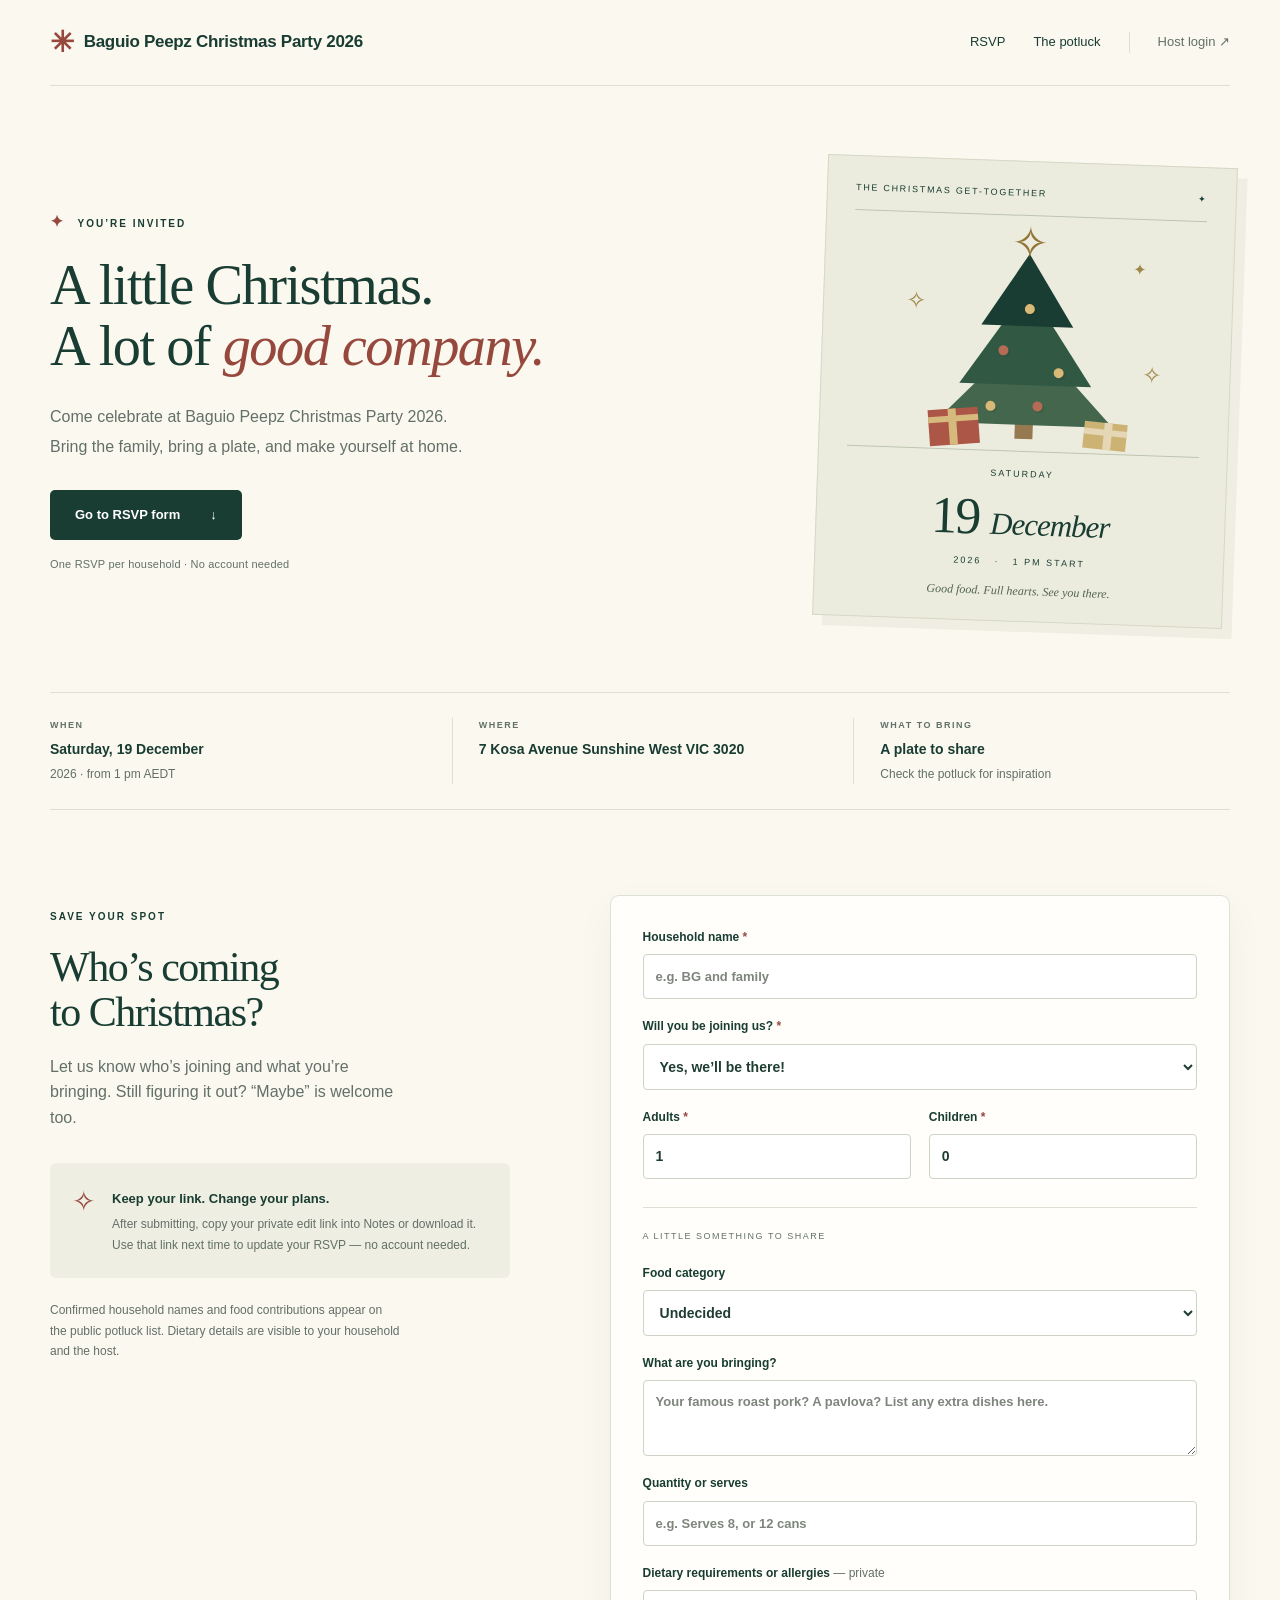
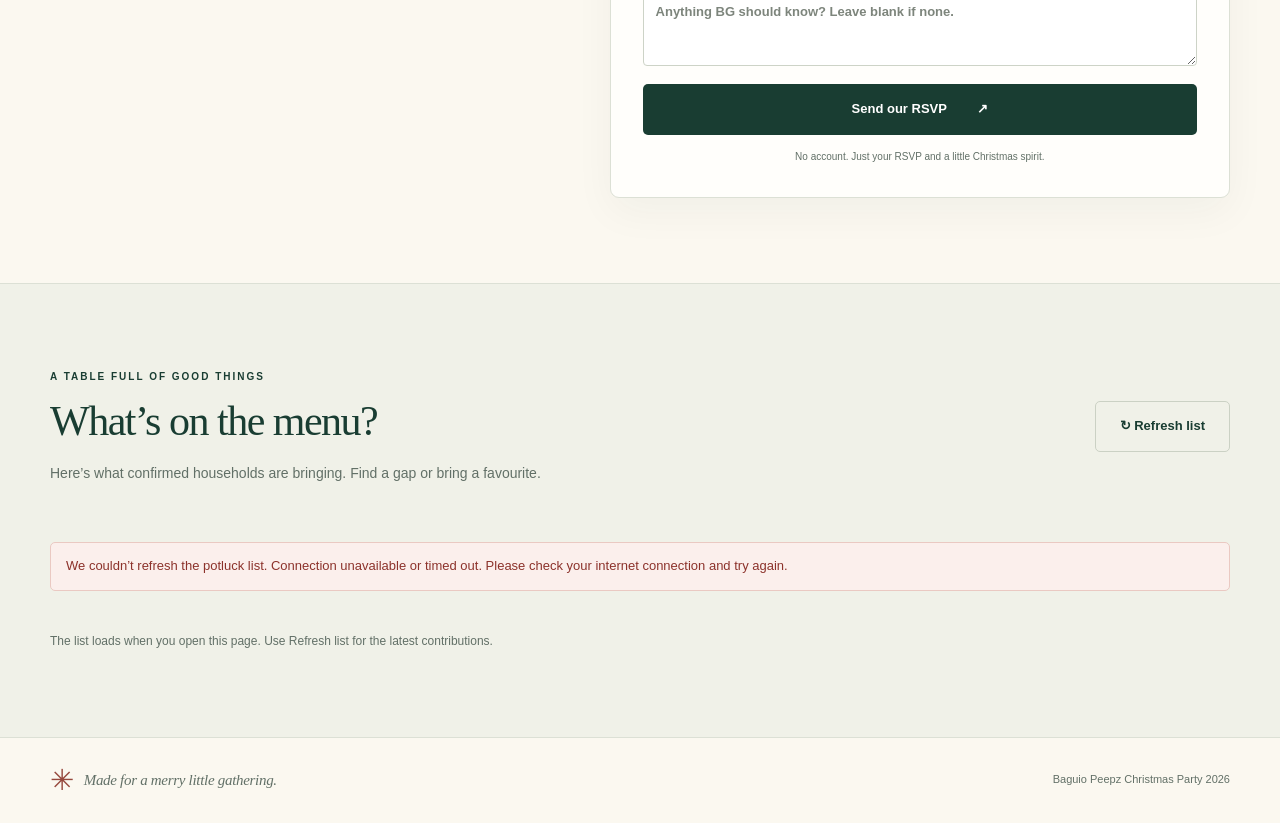
<file: index.html>
<!doctype html>
<html lang="en-AU">
<head>
  <meta charset="utf-8">
  <meta name="viewport" content="width=device-width, initial-scale=1">
  <meta name="theme-color" content="#193d32">
  <meta name="referrer" content="no-referrer">
  <meta name="robots" content="noindex,nofollow">
  <meta http-equiv="Content-Security-Policy" content="default-src 'self'; script-src 'self'; style-src 'self'; img-src 'self' data:; connect-src https://kngelwfupxtznqcwbgnf.supabase.co; object-src 'none'; base-uri 'self'; form-action 'none'">
  <title>Baguio Peepz Christmas Party 2026 · 19 December 2026</title>
  <link rel="icon" href="./favicon.svg" type="image/svg+xml">
  <link rel="stylesheet" href="./styles.css?v=20260930-2">
  <script type="module" src="./guest.js?v=20260930-2"></script>
</head>
<body>
  <a class="skip" href="#main">Skip to content</a>
  <header class="site-header wrap">
    <a class="brand" href="./index.html"><span class="brand-mark" aria-hidden="true">✳</span> <span class="brand-name">Baguio Peepz Christmas Party 2026</span></a>
    <nav aria-label="Main navigation"><a href="#rsvp">RSVP</a><a href="#potluck">The potluck</a><a class="host-link" href="./admin.html">Host login ↗</a></nav>
  </header>
  <main id="main">
    <section class="hero wrap">
      <div class="hero-copy">
        <p class="eyebrow"><span class="tiny-star" aria-hidden="true">✦</span> YOU’RE INVITED</p>
        <h1>A little Christmas.<br>A lot of <em>good company.</em></h1>
        <p class="hero-intro">Come celebrate at Baguio Peepz Christmas Party 2026. Bring the family, bring a plate, and make yourself at home.</p>
        <a class="button primary" href="#rsvp">Go to RSVP form <span aria-hidden="true">↓</span></a>
        <p class="hero-note">One RSVP per household · No account needed</p>
      </div>
      <div class="invitation" aria-label="Saturday 19 December 2026, 1 pm, Melbourne time">
        <div class="invite-top"><span>THE CHRISTMAS GET-TOGETHER</span><span aria-hidden="true">✦</span></div>
        <div class="tree-scene" aria-hidden="true">
          <span class="tree-star">✧</span><div class="tree-layer top"></div><div class="tree-layer middle"></div><div class="tree-layer bottom"></div><div class="tree-trunk"></div>
          <i class="bauble b1"></i><i class="bauble b2"></i><i class="bauble b3"></i><i class="bauble b4"></i><i class="bauble b5"></i>
          <div class="gift g1"></div><div class="gift g2"></div><span class="spark s1">✧</span><span class="spark s2">✦</span><span class="spark s3">✧</span>
        </div>
        <div class="invite-date"><span>SATURDAY</span><strong>19 <em>December</em></strong><span>2026 &nbsp; · &nbsp; 1 PM START</span></div>
        <p class="invite-foot">Good food. Full hearts. See you there.</p>
      </div>
    </section>
    <section class="event-strip wrap" aria-label="Party details">
      <div><span class="detail-label">WHEN</span><strong>Saturday, 19 December</strong><span>2026 · from 1 pm AEDT</span></div>
      <div><span class="detail-label">WHERE</span><strong id="location">7 Kosa Avenue Sunshine West VIC 3020</strong></div>
      <div><span class="detail-label">WHAT TO BRING</span><strong>A plate to share</strong><span>Check the potluck for inspiration</span></div>
    </section>
    <section id="rsvp" class="rsvp-section wrap section">
      <div class="section-intro"><p class="eyebrow">SAVE YOUR SPOT</p><h2>Who’s coming<br>to Christmas?</h2><p>Let us know who’s joining and what you’re bringing. Still figuring it out? “Maybe” is welcome too.</p>
        <div class="side-note"><span aria-hidden="true">✧</span><div><strong>Keep your link. Change your plans.</strong><p>After submitting, copy your private edit link into Notes or download it. Use that link next time to update your RSVP — no account needed.</p></div></div>
        <p class="small">Confirmed household names and food contributions appear on the public potluck list. Dietary details are visible to your household and the host.</p>
      </div>
      <div class="form-card">
        <div id="edit-banner" class="edit-banner" hidden><strong>Editing your household’s RSVP</strong><button id="new-household" class="text-button" type="button">Start a different household</button></div>
        <div id="form-status" class="notice" role="status" aria-live="polite" hidden></div>
        <noscript><p class="notice error">Please enable JavaScript to submit your RSVP and view the potluck list.</p></noscript>
        <form id="rsvp-form">
          <fieldset id="rsvp-fields" disabled>
            <label>Household name <span class="required">*</span><input name="household_name" required maxlength="100" autocomplete="name" placeholder="e.g. BG and family"></label>
            <label>Will you be joining us? <span class="required">*</span><select name="attendance" required><option value="Yes">Yes, we’ll be there!</option><option value="Maybe">Maybe — still confirming</option><option value="No">Sorry, we can’t make it</option></select></label>
            <div class="form-row"><label>Adults <span class="required">*</span><input name="adults" type="number" min="0" max="50" step="1" value="1" required inputmode="numeric"></label><label>Children <span class="required">*</span><input name="children" type="number" min="0" max="50" step="1" value="0" required inputmode="numeric"></label></div>
            <div class="form-divider"><span>A LITTLE SOMETHING TO SHARE</span></div>
            <label>Food category<select name="food_category"></select></label>
            <label>What are you bringing?<textarea name="bringing" rows="2" maxlength="1000" placeholder="Your famous roast pork? A pavlova? List any extra dishes here."></textarea></label>
            <label>Quantity or serves<input name="quantity" maxlength="100" placeholder="e.g. Serves 8, or 12 cans"></label>
            <label>Dietary requirements or allergies <span class="optional">— private</span><textarea name="dietary_requirements" rows="2" maxlength="1000" placeholder="Anything BG should know? Leave blank if none."></textarea></label>
            <button id="submit-rsvp" class="button primary full" type="submit">Send our RSVP <span aria-hidden="true">↗</span></button>
          </fieldset>
          <p class="form-foot">No account. Just your RSVP and a little Christmas spirit.</p>
        </form>
        <section id="saved-panel" class="saved-panel" tabindex="-1" hidden>
          <p class="eyebrow">RESPONSE RECEIVED</p><h3 id="saved-title">Your RSVP is saved.</h3>
          <div class="save-link-callout">
            <p class="eyebrow">BEFORE YOU GO</p>
            <h4>Save your private edit link</h4>
            <p>This is your way back to change your guest numbers, food or attendance. We don’t email you a copy.</p>
            <ol class="save-link-steps"><li><strong>Keep a copy:</strong> copy the link into Notes or a message to yourself, or download the link file below.</li><li><strong>Next time:</strong> open that saved link to update this RSVP.</li></ol>
            <label>Your household’s private edit link<input id="edit-link" readonly spellcheck="false" aria-describedby="link-privacy"></label>
            <div class="button-row"><button type="button" id="copy-link" class="button primary">Copy private link</button><button type="button" id="download-link" class="button secondary">Download link file</button></div>
            <p id="copy-status" class="small" role="status"></p>
            <p id="link-privacy" class="small">Keep this link within your household. Anyone with it can view and edit your RSVP, including dietary notes.</p>
          </div>
          <label class="save-link-check"><input type="checkbox" id="link-saved"><span>I’ve saved my private edit link somewhere I can find it.</span></label>
          <button type="button" id="finish-rsvp" class="button primary full" disabled>Done — view the potluck</button>
          <p class="small saved-help">Your RSVP is already saved. This reminder helps you keep access for next time. Lost the link? Ask BG to update your RSVP.</p>
          <button type="button" id="edit-again" class="text-button">Make another change</button>
        </section>
      </div>
    </section>
    <section id="potluck" class="potluck-section section">
      <div class="wrap"><div class="section-heading"><div><p class="eyebrow">A TABLE FULL OF GOOD THINGS</p><h2 id="potluck-title" tabindex="-1">What’s on the menu?</h2><p>Here’s what confirmed households are bringing. Find a gap or bring a favourite.</p></div><button id="refresh-potluck" class="button secondary" type="button">↻ Refresh list</button></div>
        <div class="filter-row" id="category-filters" aria-label="Filter contributions by category"></div>
        <p id="potluck-status" class="notice" role="status" hidden></p><div id="potluck-grid" class="potluck-grid" aria-live="polite"></div>
        <p class="small potluck-foot">The list loads when you open this page. Use Refresh list for the latest contributions.</p>
      </div>
    </section>
  </main>
  <footer class="wrap site-footer"><span class="brand"><span class="brand-mark" aria-hidden="true">✳</span> Made for a merry little gathering.</span><span>Baguio Peepz Christmas Party 2026</span></footer>
</body>
</html>
</file>
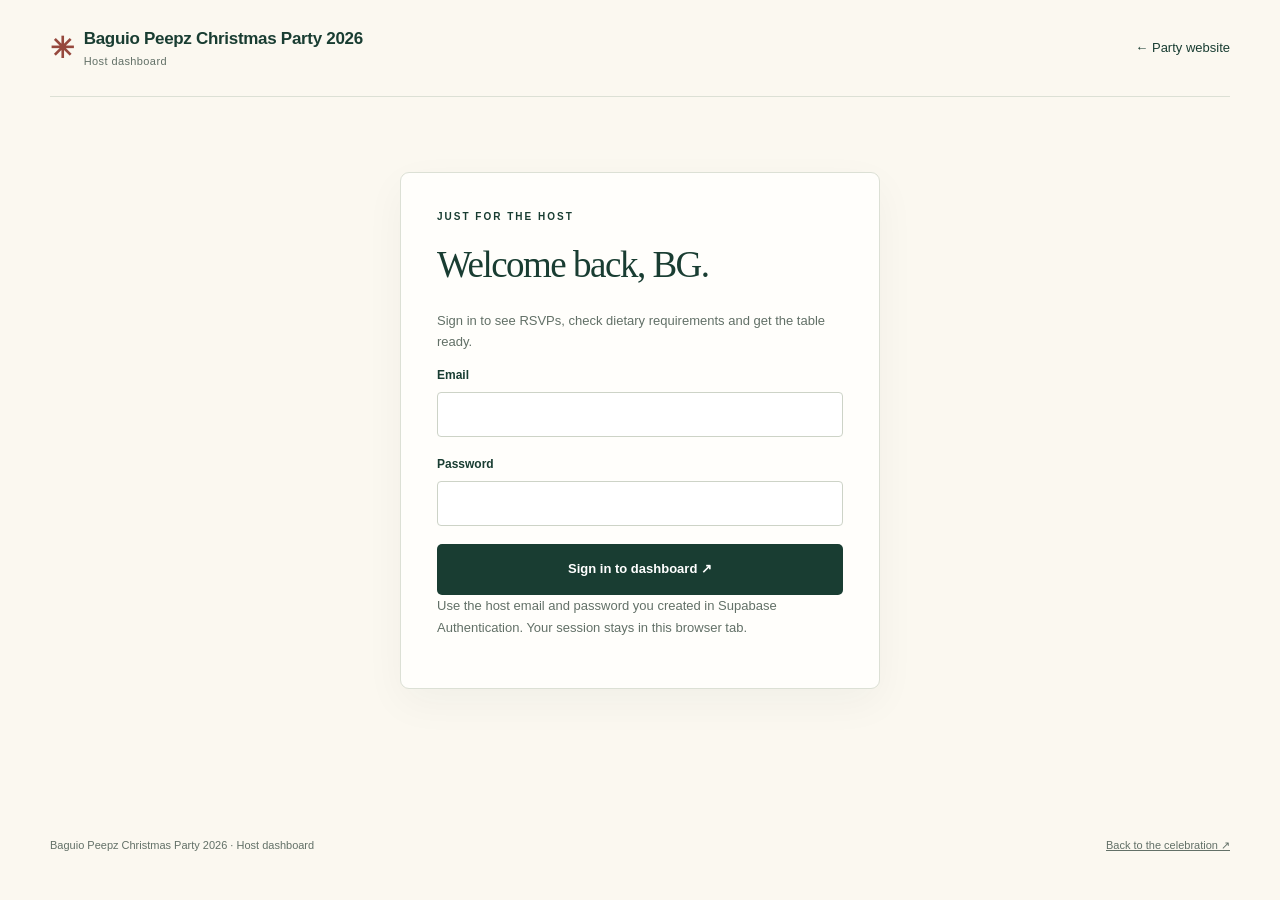
<file: admin.html>
<!doctype html>
<html lang="en-AU">
<head>
  <meta charset="utf-8">
  <meta name="viewport" content="width=device-width, initial-scale=1">
  <meta name="theme-color" content="#193d32">
  <meta name="referrer" content="no-referrer">
  <meta name="robots" content="noindex,nofollow">
  <meta http-equiv="Content-Security-Policy" content="default-src 'self'; script-src 'self'; style-src 'self'; img-src 'self' data:; connect-src https://kngelwfupxtznqcwbgnf.supabase.co; object-src 'none'; base-uri 'self'; form-action 'none'">
  <title>Host dashboard · Baguio Peepz Christmas Party 2026</title>
  <link rel="icon" href="./favicon.svg" type="image/svg+xml">
  <link rel="stylesheet" href="./styles.css?v=20260930-2">
  <script type="module" src="./admin.js?v=20260930-2"></script>
</head>
<body class="admin-page">
  <a class="skip" href="#main">Skip to content</a>
  <header class="site-header wrap"><a class="brand" href="./index.html"><span class="brand-mark" aria-hidden="true">✳</span> <span class="brand-name">Baguio Peepz Christmas Party 2026<span class="brand-subtitle">Host dashboard</span></span></a><nav aria-label="Host navigation"><a href="./index.html">← Party website</a><button id="signout" class="text-button" type="button" hidden>Sign out</button></nav></header>
  <main id="main" class="wrap admin-main">
    <section id="login-panel" class="login-card">
      <p class="eyebrow">JUST FOR THE HOST</p><h1>Welcome back, BG.</h1><p>Sign in to see RSVPs, check dietary requirements and get the table ready.</p>
      <div id="login-status" class="notice" role="status" hidden></div>
      <noscript><p class="notice error">Please enable JavaScript to sign in.</p></noscript>
      <form id="login-form"><fieldset id="login-fields"><label>Email<input name="email" type="email" required autocomplete="username"></label><label>Password<input name="password" type="password" required autocomplete="current-password"></label><button class="button primary full" type="submit">Sign in to dashboard ↗</button></fieldset></form>
      <p class="small">Use the host email and password you created in Supabase Authentication. Your session stays in this browser tab.</p>
    </section>
    <section id="dashboard" hidden>
      <div class="section-heading"><div><p class="eyebrow">CHRISTMAS, ORGANISED</p><h1>Your party at a glance.</h1><p>19 December 2026 · 1 pm AEDT</p><p id="signed-in-as" class="small"></p></div><div class="button-row"><button id="refresh-admin" class="button secondary" type="button">↻ Refresh</button><button id="export-csv" class="button primary" type="button" disabled>Download CSV ↓</button></div></div>
      <div id="admin-status" class="notice" role="status" hidden></div>
      <div id="stats" class="stats-grid" aria-label="RSVP totals"></div>
      <section class="menu-summary"><div><h2>Food on the table</h2><p class="small">Confirmed households by their selected food category</p></div><div id="food-totals" class="food-totals"></div></section>
      <section class="guest-management"><div class="management-heading"><div><h2>Household RSVPs</h2><p id="record-count" class="small">Loading responses…</p></div><div class="table-filters"><label>Search<input type="search" id="guest-search" placeholder="Name, dish or dietary note"></label><label>Attendance<select id="attendance-filter"><option value="All">All responses</option><option>Yes</option><option>Maybe</option><option>No</option></select></label></div></div>
        <div class="table-scroll"><table class="guest-table"><thead><tr><th>Household</th><th>RSVP</th><th>Adults</th><th>Kids</th><th>Bringing</th><th>Dietary notes</th><th>Manage</th></tr></thead><tbody id="guest-rows"></tbody></table></div>
        <div id="admin-empty" class="empty-state" hidden><span class="empty-icon" aria-hidden="true">✧</span><h3>No responses yet.</h3><p>Once guests submit their RSVPs, you’ll see them here.</p></div>
      </section>
    </section>
  </main>
  <dialog id="edit-dialog" aria-labelledby="edit-title"><div class="dialog-heading"><div><p class="eyebrow">HOST EDIT</p><h2 id="edit-title">Update this RSVP</h2></div><button id="close-dialog" class="icon-button" type="button" aria-label="Close editor">×</button></div>
    <div id="edit-status" class="notice" role="status" hidden></div>
    <form id="host-edit-form"><fieldset id="host-edit-fields">
      <label>Household name<input name="household_name" required maxlength="100"></label>
      <div class="form-row"><label>Attendance<select name="attendance"><option>Yes</option><option>Maybe</option><option>No</option></select></label><label>Category<select name="food_category"></select></label></div>
      <div class="form-row"><label>Adults<input name="adults" type="number" min="0" max="50" step="1" required></label><label>Children<input name="children" type="number" min="0" max="50" step="1" required></label></div>
      <label>Bringing<textarea name="bringing" rows="2" maxlength="1000"></textarea></label>
      <label>Quantity or serves<input name="quantity" maxlength="100"></label>
      <label>Dietary requirements<textarea name="dietary_requirements" rows="2" maxlength="1000"></textarea></label>
      <button type="submit" class="button primary full">Save changes</button>
    </fieldset></form>
  </dialog>
  <footer class="wrap site-footer"><span>Baguio Peepz Christmas Party 2026 · Host dashboard</span><a href="./index.html">Back to the celebration ↗</a></footer>
</body>
</html>
</file>
<file: styles.css>
:root{--paper:#fbf8f0;--ink:#193d32;--muted:#627067;--line:#dce0d5;--green:#214e3e;--red:#96483d;--gold:#c3a35d;--white:#fffefb;--soft:#eef0e7;--shadow:0 14px 42px #20382b0b}
*{box-sizing:border-box}html{scroll-behavior:smooth;scroll-padding-top:30px}body{margin:0;background:var(--paper);color:var(--ink);font-family:Arial,Helvetica,sans-serif;font-size:16px;line-height:1.6}button,input,select,textarea{font:inherit}button,a,input,select,textarea{-webkit-tap-highlight-color:transparent}button{cursor:pointer}button:disabled{cursor:wait;opacity:.55}[hidden]{display:none!important}a{color:inherit}a:hover{color:var(--red)}button:focus-visible,a:focus-visible,input:focus-visible,textarea:focus-visible,select:focus-visible{outline:3px solid var(--gold);outline-offset:4px}.wrap{width:min(1180px,calc(100% - 80px));margin:auto}.site-header{display:flex;align-items:center;justify-content:space-between;padding:28px 0;border-bottom:1px solid var(--line);gap:20px}.brand{display:inline-flex;align-items:center;gap:10px;text-decoration:none;font-size:17px;font-weight:700;letter-spacing:-.3px}.brand-mark{font-size:29px;color:var(--red);line-height:1}.year{font-size:11px;letter-spacing:1px;font-weight:400;color:var(--muted);margin-left:5px}nav{display:flex;align-items:center;gap:28px}nav a{text-decoration:none;font-size:13px}nav .host-link{color:var(--muted);border-left:1px solid var(--line);padding-left:28px}.skip{position:absolute;left:12px;top:-100px;background:var(--ink);color:white;padding:12px;z-index:10}.skip:focus{top:12px}.hero{display:grid;grid-template-columns:1.3fr 1fr;align-items:center;gap:70px;padding-top:75px;padding-bottom:70px}.eyebrow{font-size:10px;font-weight:700;letter-spacing:2px;line-height:1.6;margin:0 0 20px;text-transform:uppercase}.tiny-star{color:var(--red);font-size:16px;margin-right:8px}h1,h2,h3,p{margin-top:0}h1,h2,h3{font-family:Georgia,'Times New Roman',serif;font-weight:400;line-height:1.08;letter-spacing:-1.5px}h1{font-size:clamp(42px,4.4vw,64px);margin-bottom:26px}h1 em{font-weight:400;color:var(--red)}.hero-intro{font-size:16px;line-height:1.85;color:var(--muted);max-width:430px;margin-bottom:28px}.hero-note{font-size:11px;letter-spacing:.2px;color:var(--muted);margin:16px 0 0}.button{display:inline-flex;align-items:center;justify-content:center;gap:30px;padding:14px 24px;min-height:48px;font-size:13px;font-weight:600;text-decoration:none;border:1px solid transparent;border-radius:5px;transition:background .15s,transform .15s}.button:hover{transform:translateY(-1px)}.primary{background:var(--ink);color:white}.primary:hover{background:#2d5646;color:white}.secondary{background:transparent;color:var(--ink);border-color:#cbd1c4}.secondary:hover{background:#e9eddf}.full{width:100%}.invitation{background:#ececde;padding:24px 28px 20px;border:1px solid #d6d8c6;box-shadow:10px 10px 0 #f0eee3;transform:rotate(2deg);position:relative;max-width:410px;width:100%;justify-self:end}.invite-top{display:flex;justify-content:space-between;font-size:9px;letter-spacing:1.7px;border-bottom:1px solid #bdc6af;padding-bottom:15px}.invite-date{text-align:center;border-top:1px solid #bdc6af;padding-top:15px}.invite-date>span{display:block;font-size:9px;letter-spacing:2px}.invite-date strong{display:block;font-family:Georgia,serif;font-weight:400;font-size:52px;line-height:1.4;letter-spacing:-2px}.invite-date strong em{font-size:31px;letter-spacing:-1px}.invite-foot{font-family:Georgia,serif;font-style:italic;text-align:center;font-size:12px;margin:13px 0 0;color:#526451}.tree-scene{height:230px;position:relative;margin:5px auto 0;width:280px;max-width:100%}.tree-layer{position:absolute;left:50%;transform:translateX(-50%);height:0;width:0;border-left:solid transparent;border-right:solid transparent;border-bottom:solid var(--ink)}.tree-layer.top{top:33px;border-left-width:46px;border-right-width:46px;border-bottom-width:72px;z-index:3}.tree-layer.middle{top:67px;border-left-width:66px;border-right-width:66px;border-bottom-width:97px;z-index:2;border-bottom-color:#315843}.tree-layer.bottom{top:111px;border-left-width:89px;border-right-width:89px;border-bottom-width:93px;z-index:1;border-bottom-color:#43664c}.tree-star{position:absolute;top:0;left:50%;transform:translateX(-50%);font-size:45px;line-height:1;color:#927536;z-index:4}.tree-trunk{position:absolute;left:calc(50% - 9px);top:184px;width:18px;height:34px;background:#967851}.bauble{position:absolute;width:10px;height:10px;background:#d8b975;border-radius:50%;z-index:4;box-shadow:2px 2px 0 #0001}.b1{top:83px;left:49%}.b2{top:125px;left:40%;background:#b66b56}.b3{top:146px;left:60%}.b4{top:181px;left:36%}.b5{top:180px;left:53%;background:#b66b56}.gift{position:absolute;bottom:4px;height:36px;width:50px;z-index:5;background:#ac5647}.gift:before{content:'';position:absolute;left:20px;top:0;height:100%;width:8px;background:#d6b97c}.gift:after{content:'';position:absolute;width:100%;height:6px;top:7px;background:#d6b97c}.g1{left:45px;transform:rotate(-6deg)}.g2{right:37px;height:27px;width:43px;background:#ccb374;transform:rotate(4deg)}.g2:before,.g2:after{background:#e5d7b5}.spark{position:absolute;color:#a0884b}.s1{left:18px;top:64px;font-size:24px}.s2{right:23px;top:32px;font-size:16px}.s3{right:4px;top:132px;font-size:23px}.event-strip{display:grid;grid-template-columns:repeat(3,1fr);border-top:1px solid var(--line);border-bottom:1px solid var(--line);padding:25px 0;gap:25px}.event-strip>div{display:flex;flex-direction:column;padding:0 26px;border-left:1px solid var(--line)}.event-strip>div:first-child{padding-left:0;border:0}.detail-label{font-size:9px;letter-spacing:1.5px;color:var(--muted);font-weight:700}.event-strip strong{font-size:14px;font-weight:600;margin:5px 0}.event-strip div>span:last-child{font-size:12px;color:var(--muted)}.section{padding-top:85px;padding-bottom:85px}h2{font-size:42px;margin-bottom:18px}h3{font-size:25px;letter-spacing:-.6px}.rsvp-section{display:grid;grid-template-columns:1fr 1.35fr;gap:100px}.section-intro{padding-top:14px}.section-intro>p:not(.eyebrow){color:var(--muted)}.section-intro>p{max-width:350px}.side-note{display:flex;gap:17px;background:#efeee2;border-radius:6px;padding:22px;margin:32px 0 22px}.side-note>span{color:var(--red);font-size:28px;line-height:1.2}.side-note strong{font-size:13px}.side-note p{font-size:12px;margin:4px 0 0;color:var(--muted);line-height:1.75}.small{font-size:12px;line-height:1.7;color:var(--muted)}.form-card{padding:32px;background:var(--white);border:1px solid var(--line);border-radius:9px;box-shadow:var(--shadow)}fieldset{padding:0;border:0;margin:0;min-width:0}label{display:block;font-size:12px;font-weight:600;margin-bottom:18px;line-height:1.6}input,select,textarea{display:block;width:100%;min-width:0;margin-top:7px;background:#fff;border:1px solid #cdd3c7;color:#203d32;border-radius:4px;padding:11px 12px;font-size:14px;line-height:1.5}textarea{resize:vertical;min-height:76px}input::placeholder,textarea::placeholder{color:#7d857c;opacity:1;font-size:13px}input:disabled{background:#f0f0e9;color:#687066}select{min-height:46px}.required{color:var(--red)}.optional{color:var(--muted);font-weight:400}.form-row{display:grid;grid-template-columns:1fr 1fr;gap:18px}.form-divider{border-top:1px solid var(--line);margin:10px 0 21px;padding-top:21px;color:var(--muted);font-size:9px;letter-spacing:1.5px}.form-foot{font-size:10px;text-align:center;color:var(--muted);margin:14px 0 0}.notice{padding:13px 15px;border-radius:5px;background:#eef2e9;font-size:13px;margin:0 0 20px;overflow-wrap:anywhere;border:1px solid #d9e1d0}.notice.error{background:#fbefec;color:#8c322b;border-color:#eac9c2}.edit-banner{padding:0 0 18px;border-bottom:1px solid var(--line);margin-bottom:20px;font-size:13px}.edit-banner strong{display:block;margin-bottom:6px}.text-button{padding:3px 0;border:0;background:none;color:var(--ink);font-size:12px;text-decoration:underline;text-underline-offset:4px}.text-button:hover{color:var(--red)}.saved-panel h3{font-size:33px}.saved-panel>p:not(.eyebrow){font-size:14px;color:var(--muted)}.saved-panel:focus{outline:none}.button-row{display:flex;gap:10px;flex-wrap:wrap}.saved-panel .button{padding:12px 16px;font-size:12px}.potluck-section{background:#f0f1e8;border-top:1px solid var(--line);border-bottom:1px solid var(--line)}.section-heading{display:flex;align-items:center;justify-content:space-between;gap:30px;margin-bottom:30px}.section-heading p:not(.eyebrow){color:var(--muted);font-size:14px;margin-bottom:0}.section-heading .eyebrow{margin-bottom:14px}.section-heading .button{flex-shrink:0}.filter-row{display:flex;flex-wrap:wrap;gap:8px;margin:28px 0}.chip{font-size:12px;padding:8px 16px;border:1px solid #d1d8ca;border-radius:25px;background:transparent;color:var(--ink)}.chip[aria-pressed=true]{background:var(--ink);color:white;border-color:var(--ink)}.potluck-grid{display:grid;grid-template-columns:repeat(3,1fr);gap:18px}.potluck-card{background:var(--white);border:1px solid var(--line);padding:24px;border-radius:6px;min-width:0}.card-top{display:flex;align-items:center;justify-content:space-between;gap:10px;margin-bottom:20px}.card-top .eyebrow{margin:0;font-size:9px;color:var(--red)}.food-icon{display:grid;place-items:center;background:#f0efe3;border-radius:50%;height:35px;width:35px;font-size:22px;color:var(--red)}.potluck-card h3{overflow-wrap:anywhere;white-space:pre-wrap;margin-bottom:12px;font-size:24px;line-height:1.3}.potluck-card p{white-space:pre-wrap;overflow-wrap:anywhere}.card-household{padding-top:15px;margin-top:20px;border-top:1px solid var(--line);font-size:12px;overflow-wrap:anywhere}.empty-state{grid-column:1/-1;text-align:center;background:#ffffff70;border:1px dashed #c4cdbb;padding:40px 24px;border-radius:6px}.empty-icon{font-size:35px;color:var(--red)}.empty-state h3{margin:12px 0}.empty-state p{color:var(--muted);font-size:13px;margin-bottom:0}.potluck-foot{margin:20px 0 0}.site-footer{display:flex;justify-content:space-between;align-items:center;gap:20px;padding:28px 0;font-size:11px;color:var(--muted)}.site-footer .brand{font-family:Georgia,serif;font-style:italic;font-size:15px;font-weight:400}.site-footer .brand-mark{font-style:normal}.admin-main{min-height:calc(100vh - 200px);padding-top:55px;padding-bottom:60px}.login-card{max-width:480px;margin:20px auto 60px;background:var(--white);border:1px solid var(--line);border-radius:9px;padding:36px;box-shadow:var(--shadow)}.login-card h1{font-size:37px}.login-card>p:not(.eyebrow){color:var(--muted);font-size:13px}.admin-page h1{font-size:44px}.admin-page .login-card h1{font-size:37px}.admin-page h2{font-size:28px}.stats-grid{display:grid;grid-template-columns:repeat(4,1fr);gap:16px;margin:30px 0}.stat-card{background:var(--white);border:1px solid var(--line);border-radius:6px;padding:23px;display:flex;flex-direction:column}.stat-card:first-child{background:var(--ink);color:white;border-color:var(--ink)}.stat-card:first-child .small,.stat-card:first-child .detail-label{color:#d3dfd5}.stat-card>strong{font-family:Georgia,serif;font-size:48px;font-weight:400;line-height:1.3;margin:10px 0}.menu-summary{background:#eceee3;border:1px solid var(--line);border-radius:6px;padding:23px 26px;margin-bottom:38px}.menu-summary h2{margin-bottom:5px}.menu-summary p{margin-bottom:20px}.food-totals{display:grid;grid-template-columns:repeat(8,1fr);gap:10px}.food-total{display:flex;flex-direction:column;border-left:1px solid #d1d8c6;padding-left:16px;gap:2px}.food-total:first-child{border-left:0;padding-left:0}.food-total strong{font-family:Georgia,serif;font-size:26px;font-weight:400}.food-total span{font-size:11px;color:var(--muted)}.management-heading{display:flex;justify-content:space-between;align-items:end;gap:20px;margin-bottom:20px}.management-heading h2{margin-bottom:6px}.management-heading p{margin-bottom:0}.table-filters{display:flex;gap:14px}.table-filters label{margin:0}.table-filters input{max-width:250px}.table-scroll{overflow-x:auto;border:1px solid var(--line);border-radius:6px;background:var(--white)}.guest-table{border-collapse:collapse;width:100%;font-size:12px;min-width:820px;table-layout:fixed}.guest-table th{text-align:left;font-size:10px;letter-spacing:.5px;background:#eff1e7;padding:15px 12px;border-bottom:1px solid var(--line)}.guest-table th:nth-child(1){width:19%}.guest-table th:nth-child(2){width:10%}.guest-table th:nth-child(3),.guest-table th:nth-child(4){width:7%}.guest-table th:nth-child(5){width:23%}.guest-table th:nth-child(6){width:23%}.guest-table th:last-child{width:11%}.guest-table td{vertical-align:top;padding:18px 12px;border-bottom:1px solid var(--line);overflow-wrap:anywhere;white-space:pre-wrap}.guest-table tr:last-child td{border-bottom:0}.guest-table .small{font-size:10px}.table-sub{display:block;margin-top:4px}.guest-table .text-button{display:block;font-size:11px;margin-bottom:7px}.badge{display:inline-block;border-radius:20px;padding:3px 10px;font-size:10px;font-weight:700}.badge.yes{background:#e1eddf;color:#2e5834}.badge.maybe{background:#f1e9cf;color:#745b1a}.badge.no{background:#f0e1dc;color:#8b4137}.danger{color:#994137}dialog{width:min(550px,calc(100% - 28px));max-height:90vh;border:1px solid var(--line);border-radius:10px;background:var(--white);color:var(--ink);padding:28px;overflow:auto;box-shadow:0 20px 90px #0004}dialog::backdrop{background:#102e23aa;backdrop-filter:blur(3px)}.dialog-heading{display:flex;align-items:flex-start;justify-content:space-between;gap:20px}.dialog-heading .eyebrow{margin-bottom:10px}.dialog-heading h2{overflow-wrap:anywhere}.icon-button{border:1px solid var(--line);border-radius:50%;width:34px;height:34px;flex-shrink:0;line-height:1;background:transparent;font-size:23px;color:var(--ink)}
@media(min-width:1500px){.hero{padding-top:100px;padding-bottom:95px}}
@media(max-width:1000px){.wrap{width:calc(100% - 48px)}.hero{gap:38px}.rsvp-section{gap:45px}.invitation{padding:20px}.hero h1{font-size:46px}.potluck-grid{grid-template-columns:repeat(2,1fr)}.stats-grid{grid-template-columns:repeat(2,1fr)}.management-heading{align-items:start;flex-direction:column}.food-totals{grid-template-columns:repeat(4,1fr);row-gap:20px}.food-total:nth-child(5){border-left:0;padding-left:0}}
@media(max-width:680px){.wrap{width:calc(100% - 36px)}.site-header{padding:18px 0;align-items:flex-start;gap:14px;flex-wrap:wrap}.brand{font-size:16px}.brand-mark{font-size:25px}nav{gap:22px;justify-content:space-between;width:100%}nav a{font-size:12px}nav .host-link{margin-left:auto;border:0;padding-left:0}.hero{grid-template-columns:1fr;gap:42px;padding-top:40px;padding-bottom:45px}.hero h1{font-size:43px;line-height:1.11;letter-spacing:-1.7px}.hero-intro{font-size:14px;max-width:100%}.hero-copy .eyebrow{margin-bottom:18px}.invitation{justify-self:center;width:90%;max-width:355px}.tree-scene{height:220px}.event-strip{grid-template-columns:1fr;gap:18px;padding:24px 0}.event-strip>div{padding:0 0 16px;border:0;border-bottom:1px solid var(--line)}.event-strip>div:first-child{border-bottom:1px solid var(--line);padding-bottom:16px}.event-strip>div:last-child{border:0;padding:0}.section{padding:45px 0}.rsvp-section{grid-template-columns:1fr;gap:24px}.section-intro{padding:0}.section-intro h2 br{display:none}.section-intro>p{max-width:none}.section-intro>p.small{margin-bottom:0}.side-note{margin:22px 0 16px;padding:18px}.form-card{padding:22px 18px}h2{font-size:34px}.section-heading{align-items:flex-start;flex-direction:column;gap:18px;margin-bottom:20px}.section-heading p:not(.eyebrow){font-size:13px}.section-heading .button{padding:10px 16px;min-height:42px}.potluck-grid{grid-template-columns:1fr}.potluck-card{padding:22px}.site-footer{align-items:flex-start;flex-direction:column;gap:8px;padding:24px 0}.form-row{gap:12px}.saved-panel .button-row{flex-direction:column}.admin-main{padding-top:30px}.admin-page h1{font-size:35px}.login-card{padding:26px 22px;margin-top:0}.admin-page .login-card h1{font-size:32px}.stat-card{padding:17px}.stat-card>strong{font-size:39px}.stat-card .detail-label{font-size:8px;letter-spacing:1px}.stat-card .small{font-size:10px}.stats-grid{gap:10px;margin:20px 0}.menu-summary{padding:20px 18px}.food-totals{gap:16px 8px}.food-total{padding-left:10px}.food-total span{font-size:10px}.table-filters{width:100%;flex-direction:column;gap:12px}.table-filters input{max-width:none}.table-scroll{margin:0 -4px}.admin-page .section-heading .button-row{width:100%}.admin-page .section-heading .button{flex:1}dialog{padding:22px 18px}}
@media(prefers-reduced-motion:reduce){html{scroll-behavior:auto}*{transition:none!important}}

/* Party identity and the private-link reminder. */
.brand-name{display:block;min-width:0;line-height:1.3}.brand-subtitle{display:block;font-size:11px;font-weight:400;letter-spacing:.4px;margin-top:4px;color:var(--muted)}
.save-link-callout{background:#f6efdb;border:2px solid var(--gold);border-radius:7px;padding:22px;margin:22px 0}.save-link-callout .eyebrow{color:#71551f;margin-bottom:10px}.save-link-callout h4{font-family:Georgia,serif;font-weight:400;font-size:27px;line-height:1.15;letter-spacing:-.5px;margin:0 0 14px}.save-link-callout p,.save-link-steps{font-size:13px;line-height:1.7}.save-link-steps{padding-left:20px;margin:0 0 22px}.save-link-steps li+li{margin-top:10px}.save-link-callout .button-row .button{flex:1;gap:8px}.save-link-callout #copy-status{margin:12px 0}.save-link-callout #link-privacy{margin-bottom:0}.save-link-check{display:flex;align-items:flex-start;gap:12px;padding:10px 0;font-size:13px;cursor:pointer}.save-link-check input{width:20px;height:20px;margin:1px 0 0;flex-shrink:0;accent-color:var(--ink)}.saved-help{margin-top:14px}#finish-rsvp:disabled{cursor:not-allowed}.saved-panel{min-width:0}
@media(max-width:680px){.save-link-callout{padding:18px 14px}.save-link-callout h4{font-size:25px}}
</file>
